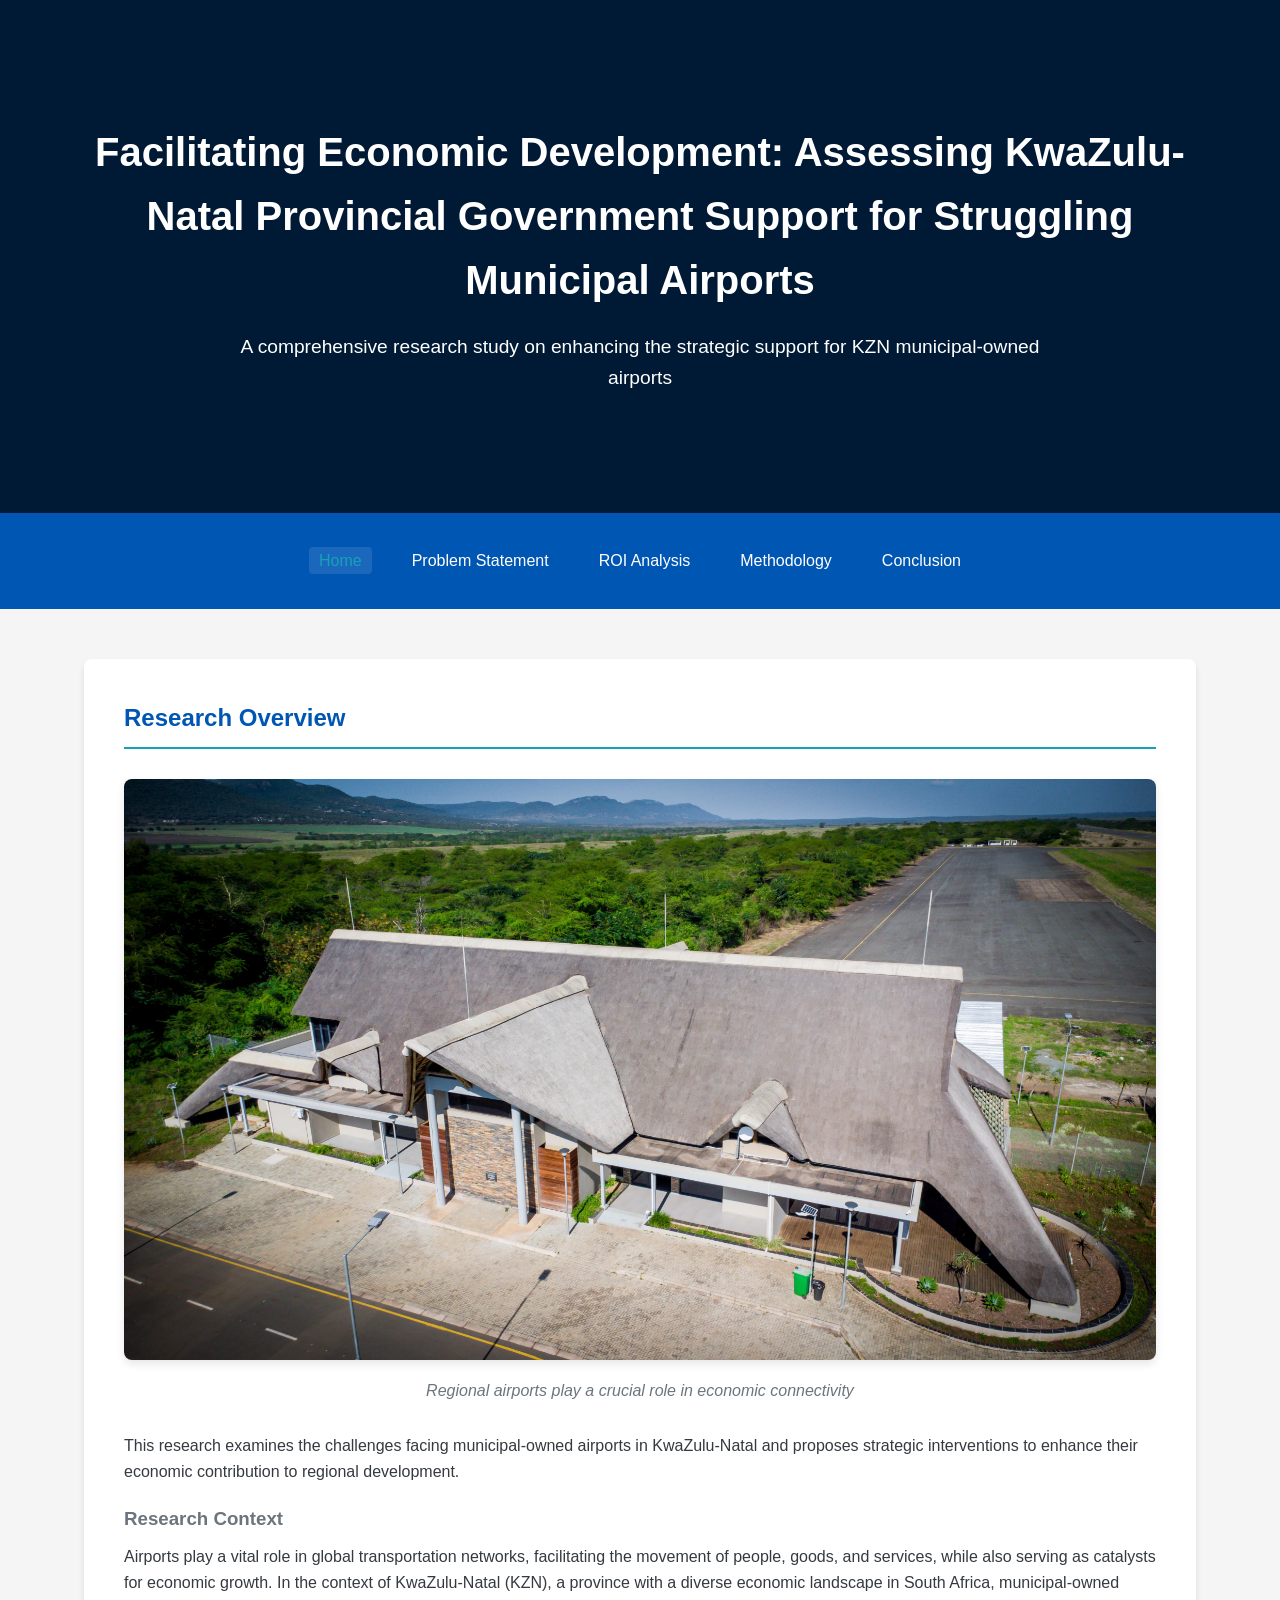
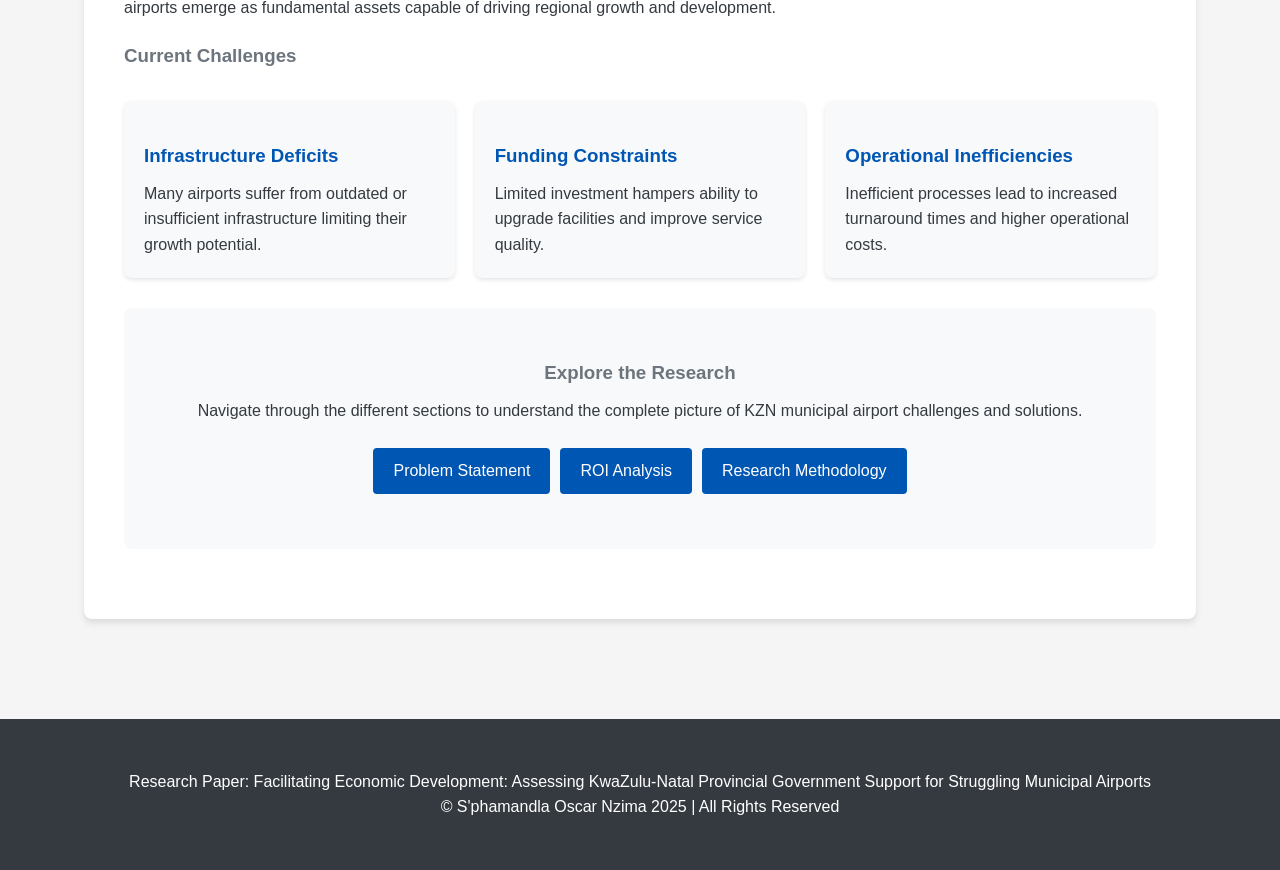
<file: index.html>
<!DOCTYPE html>
<html lang="en">
<head>
    <meta charset="UTF-8">
    <meta name="viewport" content="width=device-width, initial-scale=1.0">
    <title>KZN Municipal Airports Research - Home</title>
    <link rel="stylesheet" href="style.css">
</head>
<body>

    <header>
        <div class="container">
            <h1>Facilitating Economic Development: Assessing KwaZulu-Natal Provincial Government Support for Struggling Municipal Airports</h1>
            <p>A comprehensive research study on enhancing the strategic support for KZN municipal-owned airports</p>
        </div>
    </header>
    

    <nav>
        <div class="container">
            <ul>
                <li><a href="index.html" class="active">Home</a></li>
                <li><a href="problem.html">Problem Statement</a></li>
                <li><a href="roi.html">ROI Analysis</a></li>
                <li><a href="methodology.html">Methodology</a></li>
                <li><a href="conclusion.html">Conclusion</a></li>
            </ul>
        </div>
    </nav>
    

    <main class="container">
        <section id="introduction">
            <h2>Research Overview</h2>
            <div class="image-container">
                <img src="images/IMG-20250509-WA0046 (1).jpg">
                <p class="image-caption">Regional airports play a crucial role in economic connectivity</p>
            </div>
            
            <p>This research examines the challenges facing municipal-owned airports in KwaZulu-Natal and proposes strategic interventions to enhance their economic contribution to regional development.</p>
            
            <h3>Research Context</h3>
            <p>Airports play a vital role in global transportation networks, facilitating the movement of people, goods, and services, while also serving as catalysts for economic growth. In the context of KwaZulu-Natal (KZN), a province with a diverse economic landscape in South Africa, municipal-owned airports emerge as fundamental assets capable of driving regional growth and development.</p>
            
            <h3>Current Challenges</h3>
            <div class="card-container">
                <div class="card">
                    <h3>Infrastructure Deficits</h3>
                    <p>Many airports suffer from outdated or insufficient infrastructure limiting their growth potential.</p>
                </div>
                <div class="card">
                    <h3>Funding Constraints</h3>
                    <p>Limited investment hampers ability to upgrade facilities and improve service quality.</p>
                </div>
                <div class="card">
                    <h3>Operational Inefficiencies</h3>
                    <p>Inefficient processes lead to increased turnaround times and higher operational costs.</p>
                </div>
            </div>
            
            <div class="cta-container">
                <h3>Explore the Research</h3>
                <p>Navigate through the different sections to understand the complete picture of KZN municipal airport challenges and solutions.</p>
                <div class="button-group">
                    <a href="problem.html" class="btn">Problem Statement</a>
                    <a href="roi.html" class="btn">ROI Analysis</a>
                    <a href="methodology.html" class="btn">Research Methodology</a>
                </div>
            </div>
        </section>
    </main>
    
    <!-- Footer -->
    <footer>
        <div class="container">
            <p>Research Paper: Facilitating Economic Development: Assessing KwaZulu-Natal Provincial Government Support for Struggling Municipal Airports</p>
            <p>&copy; S'phamandla Oscar Nzima 2025 | All Rights Reserved</p>
        </div>
    </footer>
</body>
</html>
</file>
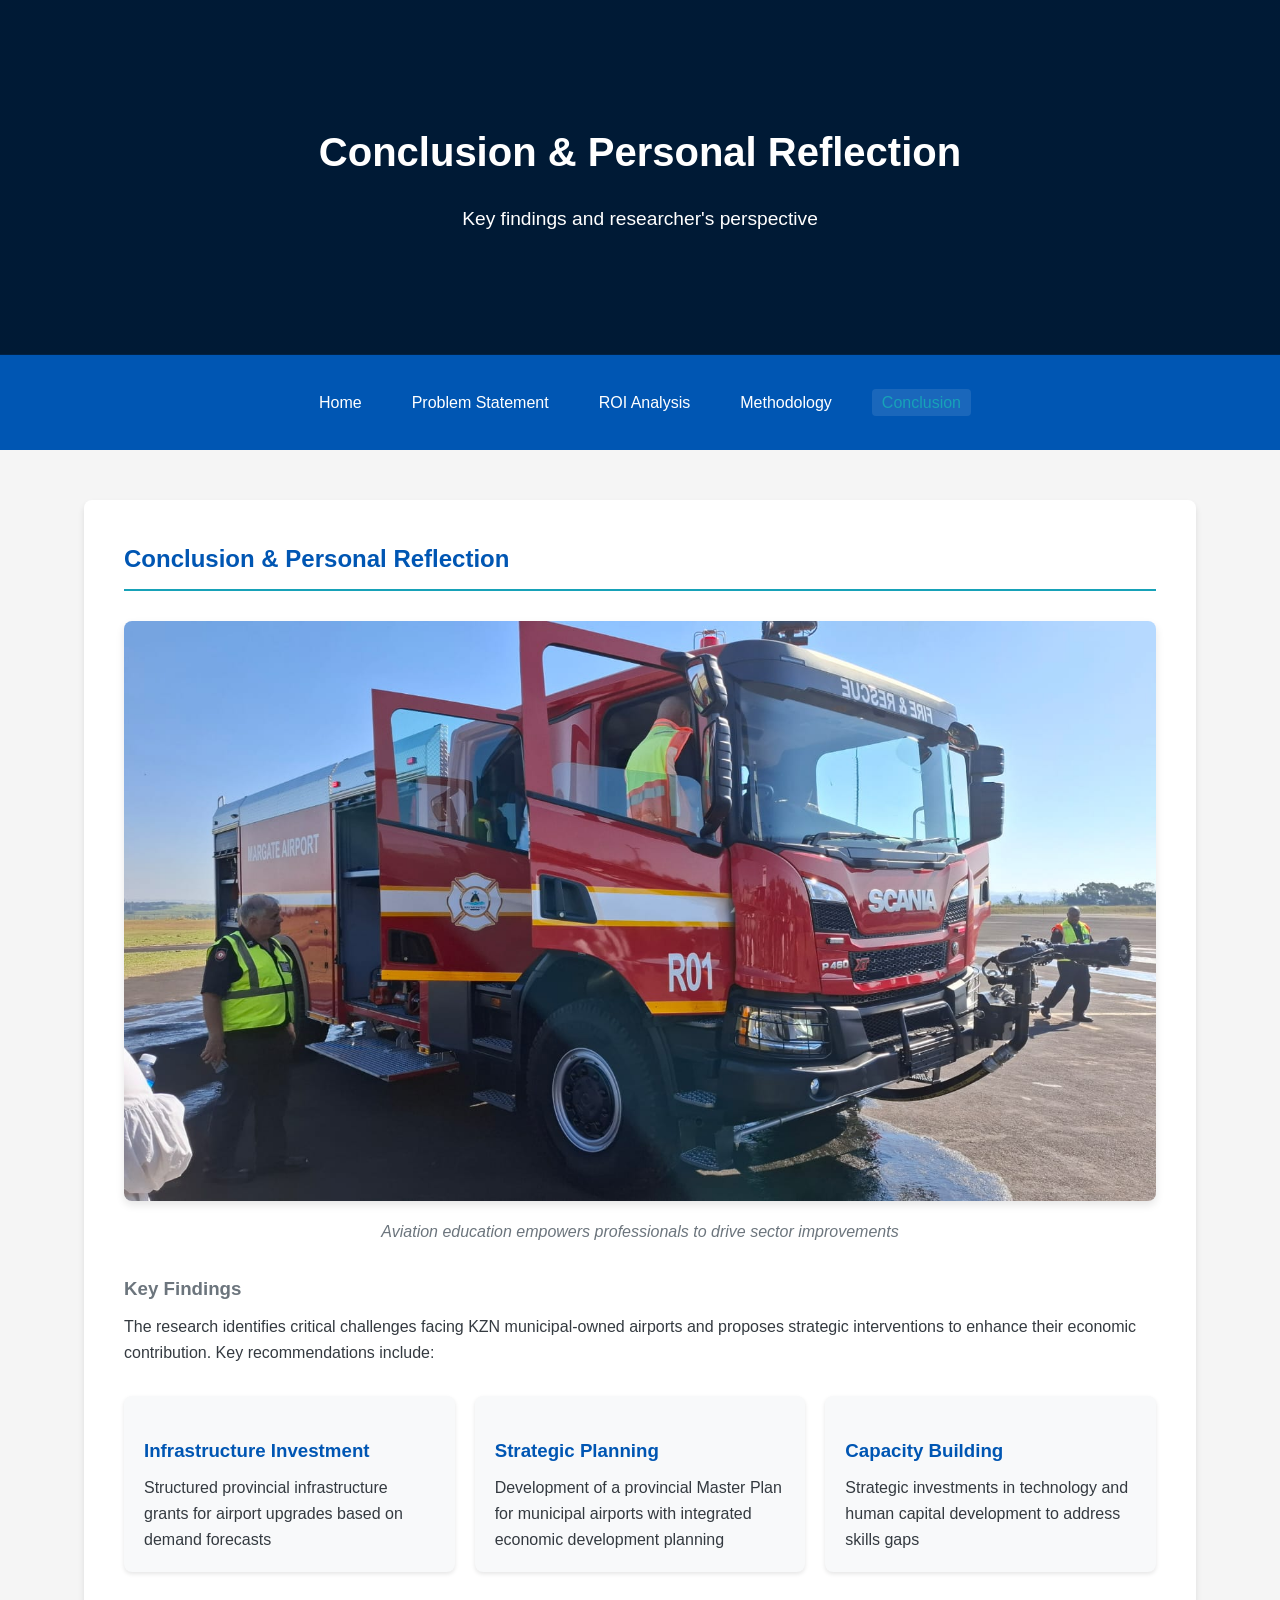
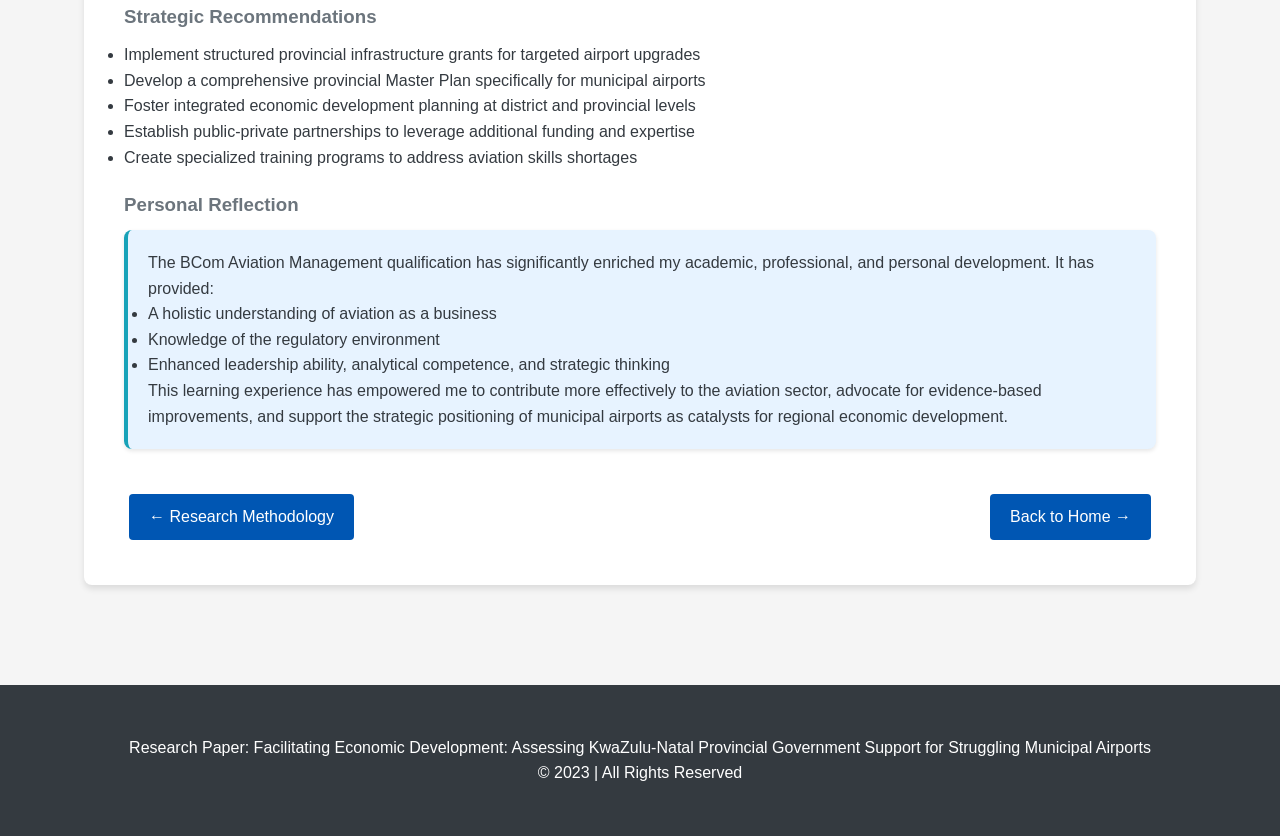
<file: conclusion.html>
<!DOCTYPE html>
<html lang="en">
<head>
    <meta charset="UTF-8">
    <meta name="viewport" content="width=device-width, initial-scale=1.0">
    <title>Conclusion - KZN Municipal Airports Research</title>
    <link rel="stylesheet" href="style.css">
</head>
<body>
    <!-- Header Section -->
    <header>
        <div class="container">
            <h1>Conclusion & Personal Reflection</h1>
            <p>Key findings and researcher's perspective</p>
        </div>
    </header>
    
    <!-- Navigation -->
    <nav>
        <div class="container">
            <ul>
                <li><a href="index.html">Home</a></li>
                <li><a href="problem.html">Problem Statement</a></li>
                <li><a href="roi.html">ROI Analysis</a></li>
                <li><a href="methodology.html">Methodology</a></li>
                <li><a href="conclusion.html" class="active">Conclusion</a></li>
            </ul>
        </div>
    </nav>
    
    <!-- Main Content -->
    <main class="container">
        <section id="conclusion">
            <h2>Conclusion & Personal Reflection</h2>
            <div class="image-container">
                <img src="images/IMG-20250619-WA0001.jpg">
                <p class="image-caption">Aviation education empowers professionals to drive sector improvements</p>
            </div>
            
            <h3>Key Findings</h3>
            <p>The research identifies critical challenges facing KZN municipal-owned airports and proposes strategic interventions to enhance their economic contribution. Key recommendations include:</p>
            <div class="card-container">
                <div class="card">
                    <h3>Infrastructure Investment</h3>
                    <p>Structured provincial infrastructure grants for airport upgrades based on demand forecasts</p>
                </div>
                <div class="card">
                    <h3>Strategic Planning</h3>
                    <p>Development of a provincial Master Plan for municipal airports with integrated economic development planning</p>
                </div>
                <div class="card">
                    <h3>Capacity Building</h3>
                    <p>Strategic investments in technology and human capital development to address skills gaps</p>
                </div>
            </div>
            
            <h3>Strategic Recommendations</h3>
            <ul>
                <li>Implement structured provincial infrastructure grants for targeted airport upgrades</li>
                <li>Develop a comprehensive provincial Master Plan specifically for municipal airports</li>
                <li>Foster integrated economic development planning at district and provincial levels</li>
                <li>Establish public-private partnerships to leverage additional funding and expertise</li>
                <li>Create specialized training programs to address aviation skills shortages</li>
            </ul>
            
            <h3>Personal Reflection</h3>
            <div class="card highlight">
                <p>The BCom Aviation Management qualification has significantly enriched my academic, professional, and personal development. It has provided:</p>
                <ul>
                    <li>A holistic understanding of aviation as a business</li>
                    <li>Knowledge of the regulatory environment</li>
                    <li>Enhanced leadership ability, analytical competence, and strategic thinking</li>
                </ul>
                <p>This learning experience has empowered me to contribute more effectively to the aviation sector, advocate for evidence-based improvements, and support the strategic positioning of municipal airports as catalysts for regional economic development.</p>
            </div>
            
            <div class="nav-buttons">
                <a href="methodology.html" class="btn">← Research Methodology</a>
                <a href="index.html" class="btn">Back to Home →</a>
            </div>
        </section>
    </main>
    
    <!-- Footer -->
    <footer>
        <div class="container">
            <p>Research Paper: Facilitating Economic Development: Assessing KwaZulu-Natal Provincial Government Support for Struggling Municipal Airports</p>
            <p>&copy; 2023 | All Rights Reserved</p>
        </div>
    </footer>
</body>
</html>
</file>
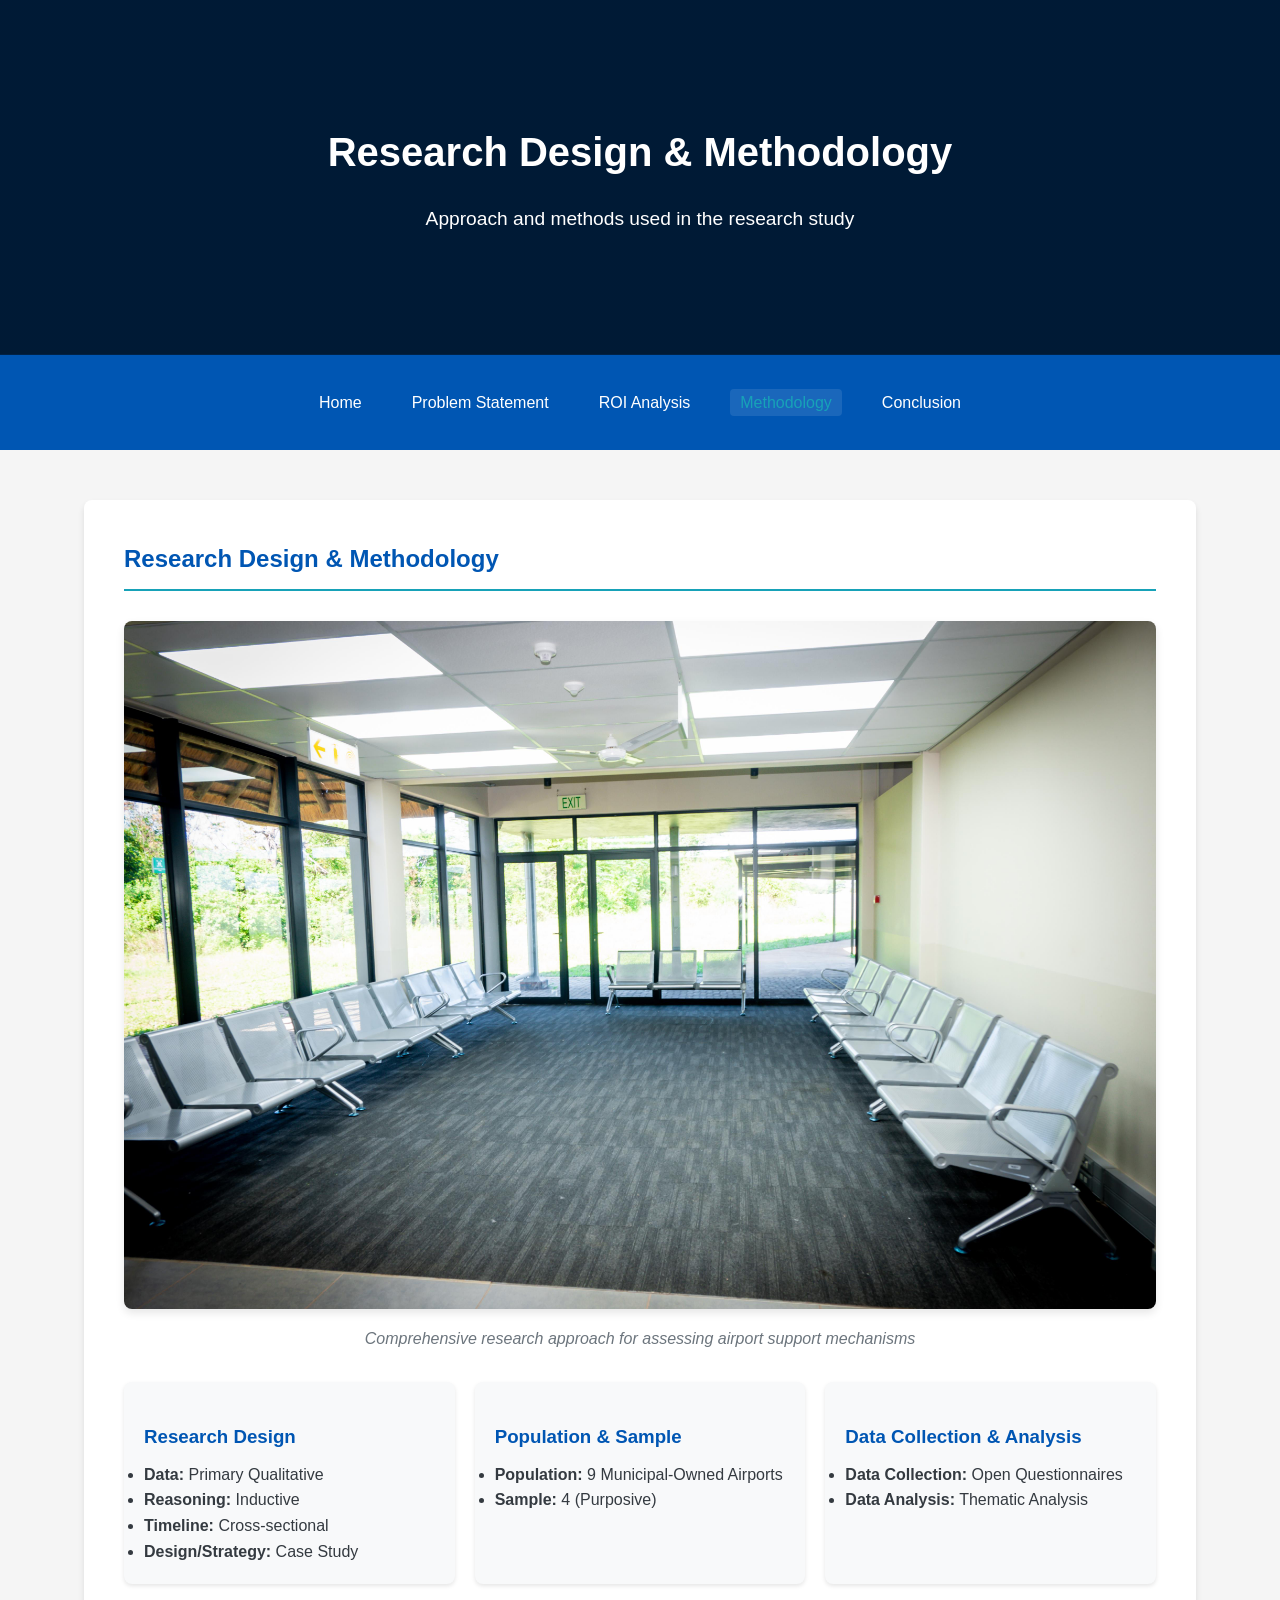
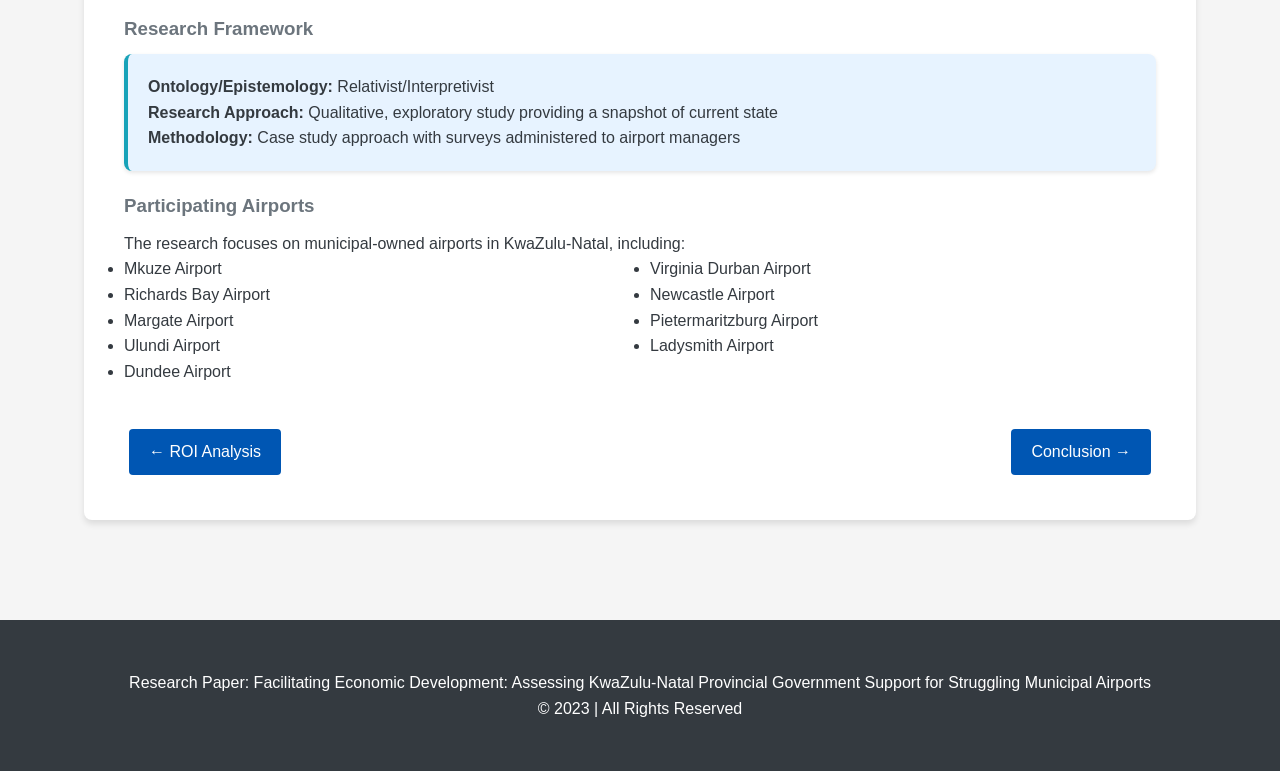
<file: methodology.html>
<!DOCTYPE html>
<html lang="en">
<head>
    <meta charset="UTF-8">
    <meta name="viewport" content="width=device-width, initial-scale=1.0">
    <title>Research Methodology - KZN Municipal Airports Research</title>
    <link rel="stylesheet" href="style.css">
</head>
<body>
    <!-- Header Section -->
    <header>
        <div class="container">
            <h1>Research Design & Methodology</h1>
            <p>Approach and methods used in the research study</p>
        </div>
    </header>
    
    <!-- Navigation -->
    <nav>
        <div class="container">
            <ul>
                <li><a href="index.html">Home</a></li>
                <li><a href="problem.html">Problem Statement</a></li>
                <li><a href="roi.html">ROI Analysis</a></li>
                <li><a href="methodology.html" class="active">Methodology</a></li>
                <li><a href="conclusion.html">Conclusion</a></li>
            </ul>
        </div>
    </nav>
    
    <!-- Main Content -->
    <main class="container">
        <section id="methodology">
            <h2>Research Design & Methodology</h2>
            <div class="image-container">
                <img src="images/IMG-20250509-WA0019.jpg">
                <p class="image-caption">Comprehensive research approach for assessing airport support mechanisms</p>
            </div>
            
            <div class="card-container">
                <div class="card">
                    <h3>Research Design</h3>
                    <ul>
                        <li><strong>Data:</strong> Primary Qualitative</li>
                        <li><strong>Reasoning:</strong> Inductive</li>
                        <li><strong>Timeline:</strong> Cross-sectional</li>
                        <li><strong>Design/Strategy:</strong> Case Study</li>
                    </ul>
                </div>
                <div class="card">
                    <h3>Population & Sample</h3>
                    <ul>
                        <li><strong>Population:</strong> 9 Municipal-Owned Airports</li>
                        <li><strong>Sample:</strong> 4 (Purposive)</li>
                    </ul>
                </div>
                <div class="card">
                    <h3>Data Collection & Analysis</h3>
                    <ul>
                        <li><strong>Data Collection:</strong> Open Questionnaires</li>
                        <li><strong>Data Analysis:</strong> Thematic Analysis</li>
                    </ul>
                </div>
            </div>
            
            <h3>Research Framework</h3>
            <div class="card highlight">
                <p><strong>Ontology/Epistemology:</strong> Relativist/Interpretivist</p>
                <p><strong>Research Approach:</strong> Qualitative, exploratory study providing a snapshot of current state</p>
                <p><strong>Methodology:</strong> Case study approach with surveys administered to airport managers</p>
            </div>
            
            <h3>Participating Airports</h3>
            <p>The research focuses on municipal-owned airports in KwaZulu-Natal, including:</p>
            <div class="two-column-list">
                <ul>
                    <li>Mkuze Airport</li>
                    <li>Richards Bay Airport</li>
                    <li>Margate Airport</li>
                    <li>Ulundi Airport</li>
                    <li>Dundee Airport</li>
                </ul>
                <ul>
                    <li>Virginia Durban Airport</li>
                    <li>Newcastle Airport</li>
                    <li>Pietermaritzburg Airport</li>
                    <li>Ladysmith Airport</li>
                </ul>
            </div>
            
            <div class="nav-buttons">
                <a href="roi.html" class="btn">← ROI Analysis</a>
                <a href="conclusion.html" class="btn">Conclusion →</a>
            </div>
        </section>
    </main>
    
    <!-- Footer -->
    <footer>
        <div class="container">
            <p>Research Paper: Facilitating Economic Development: Assessing KwaZulu-Natal Provincial Government Support for Struggling Municipal Airports</p>
            <p>&copy; 2023 | All Rights Reserved</p>
        </div>
    </footer>
</body>
</html>
</file>
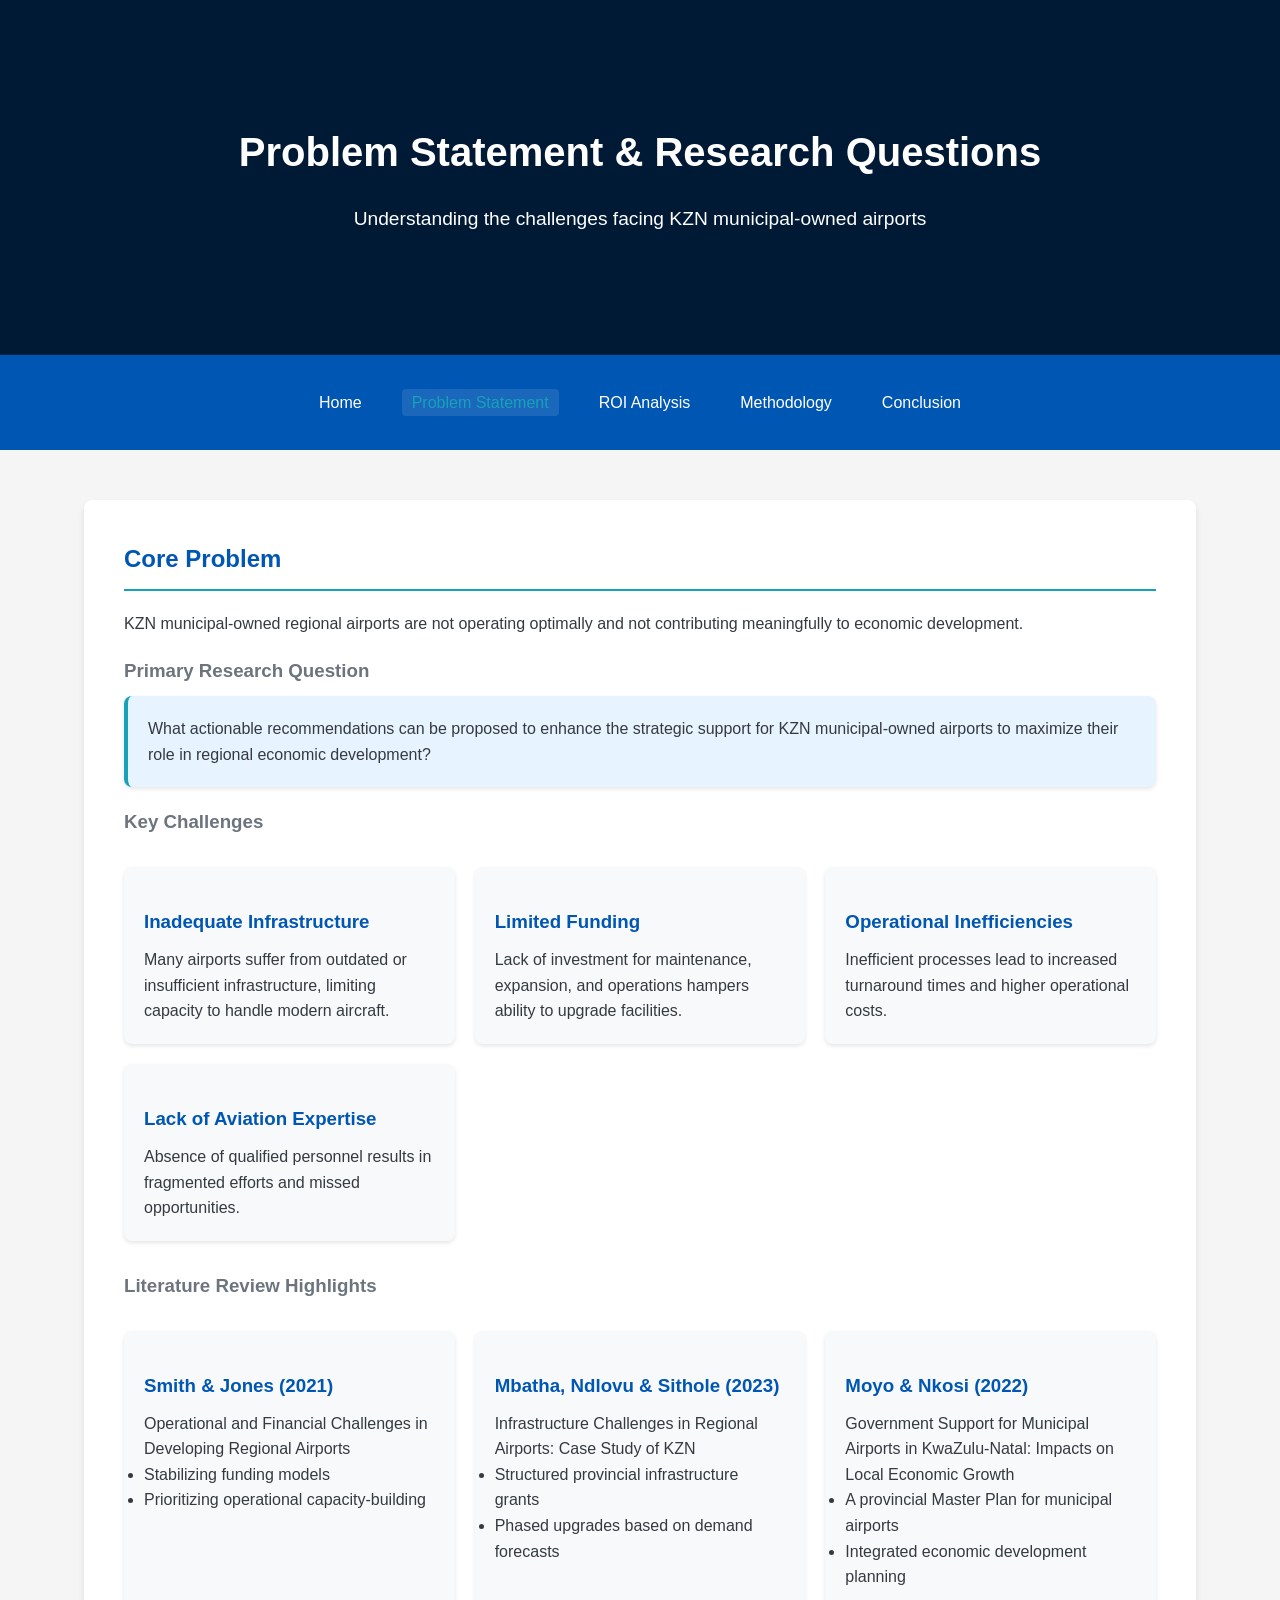
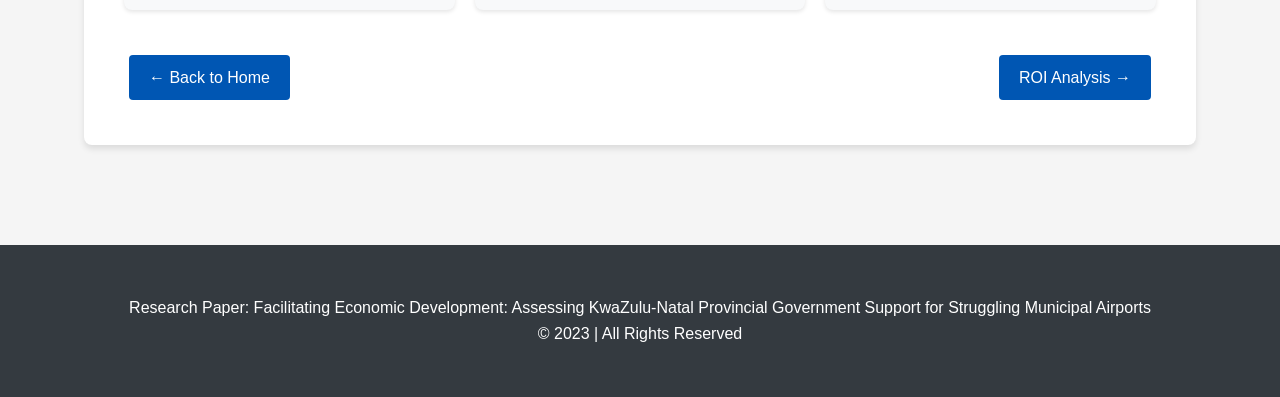
<file: problem.html>
<!DOCTYPE html>
<html lang="en">
<head>
    <meta charset="UTF-8">
    <meta name="viewport" content="width=device-width, initial-scale=1.0">
    <title>Problem Statement - KZN Municipal Airports Research</title>
    <link rel="stylesheet" href="style.css">
</head>
<body>
    <!-- Header Section -->
    <header>
        <div class="container">
            <h1>Problem Statement & Research Questions</h1>
            <p>Understanding the challenges facing KZN municipal-owned airports</p>
        </div>
    </header>
    
    <!-- Navigation -->
    <nav>
        <div class="container">
            <ul>
                <li><a href="index.html">Home</a></li>
                <li><a href="problem.html" class="active">Problem Statement</a></li>
                <li><a href="roi.html">ROI Analysis</a></li>
                <li><a href="methodology.html">Methodology</a></li>
                <li><a href="conclusion.html">Conclusion</a></li>
            </ul>
        </div>
    </nav>
    
    <!-- Main Content -->
    <main class="container">
        <section id="problem">
            <h2>Core Problem</h2>
            <p>KZN municipal-owned regional airports are not operating optimally and not contributing meaningfully to economic development.</p>
            
            <h3>Primary Research Question</h3>
            <div class="card highlight">
                <p>What actionable recommendations can be proposed to enhance the strategic support for KZN municipal-owned airports to maximize their role in regional economic development?</p>
            </div>
            
            <h3>Key Challenges</h3>
            <div class="card-container">
                <div class="card">
                    <h3>Inadequate Infrastructure</h3>
                    <p>Many airports suffer from outdated or insufficient infrastructure, limiting capacity to handle modern aircraft.</p>
                </div>
                <div class="card">
                    <h3>Limited Funding</h3>
                    <p>Lack of investment for maintenance, expansion, and operations hampers ability to upgrade facilities.</p>
                </div>
                <div class="card">
                    <h3>Operational Inefficiencies</h3>
                    <p>Inefficient processes lead to increased turnaround times and higher operational costs.</p>
                </div>
                <div class="card">
                    <h3>Lack of Aviation Expertise</h3>
                    <p>Absence of qualified personnel results in fragmented efforts and missed opportunities.</p>
                </div>
            </div>
            
            <h3>Literature Review Highlights</h3>
            <div class="card-container">
                <div class="card">
                    <h3>Smith & Jones (2021)</h3>
                    <p>Operational and Financial Challenges in Developing Regional Airports</p>
                    <ul>
                        <li>Stabilizing funding models</li>
                        <li>Prioritizing operational capacity-building</li>
                    </ul>
                </div>
                <div class="card">
                    <h3>Mbatha, Ndlovu & Sithole (2023)</h3>
                    <p>Infrastructure Challenges in Regional Airports: Case Study of KZN</p>
                    <ul>
                        <li>Structured provincial infrastructure grants</li>
                        <li>Phased upgrades based on demand forecasts</li>
                    </ul>
                </div>
                <div class="card">
                    <h3>Moyo & Nkosi (2022)</h3>
                    <p>Government Support for Municipal Airports in KwaZulu-Natal: Impacts on Local Economic Growth</p>
                    <ul>
                        <li>A provincial Master Plan for municipal airports</li>
                        <li>Integrated economic development planning</li>
                    </ul>
                </div>
            </div>
            
            <div class="nav-buttons">
                <a href="index.html" class="btn">← Back to Home</a>
                <a href="roi.html" class="btn">ROI Analysis →</a>
            </div>
        </section>
    </main>
    
    <!-- Footer -->
    <footer>
        <div class="container">
            <p>Research Paper: Facilitating Economic Development: Assessing KwaZulu-Natal Provincial Government Support for Struggling Municipal Airports</p>
            <p>&copy; 2023 | All Rights Reserved</p>
        </div>
    </footer>
</body>
</html>
</file>
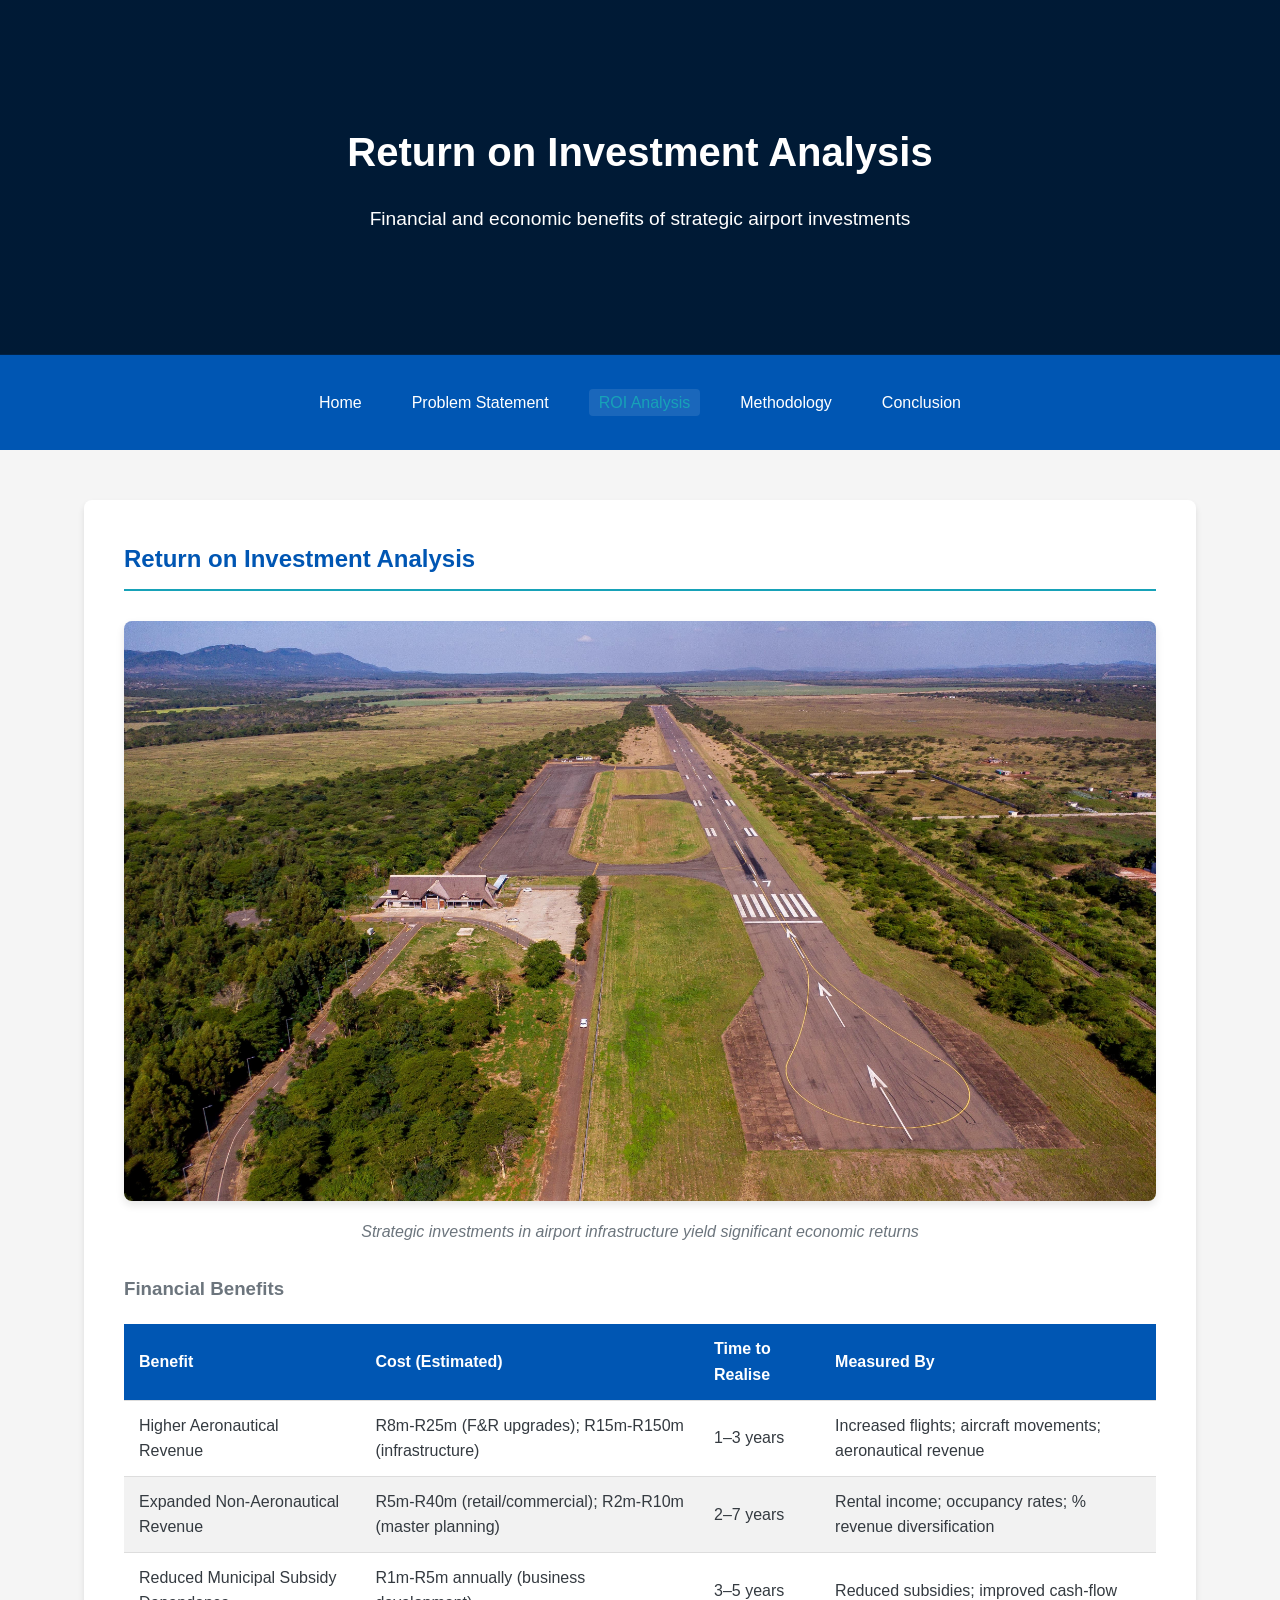
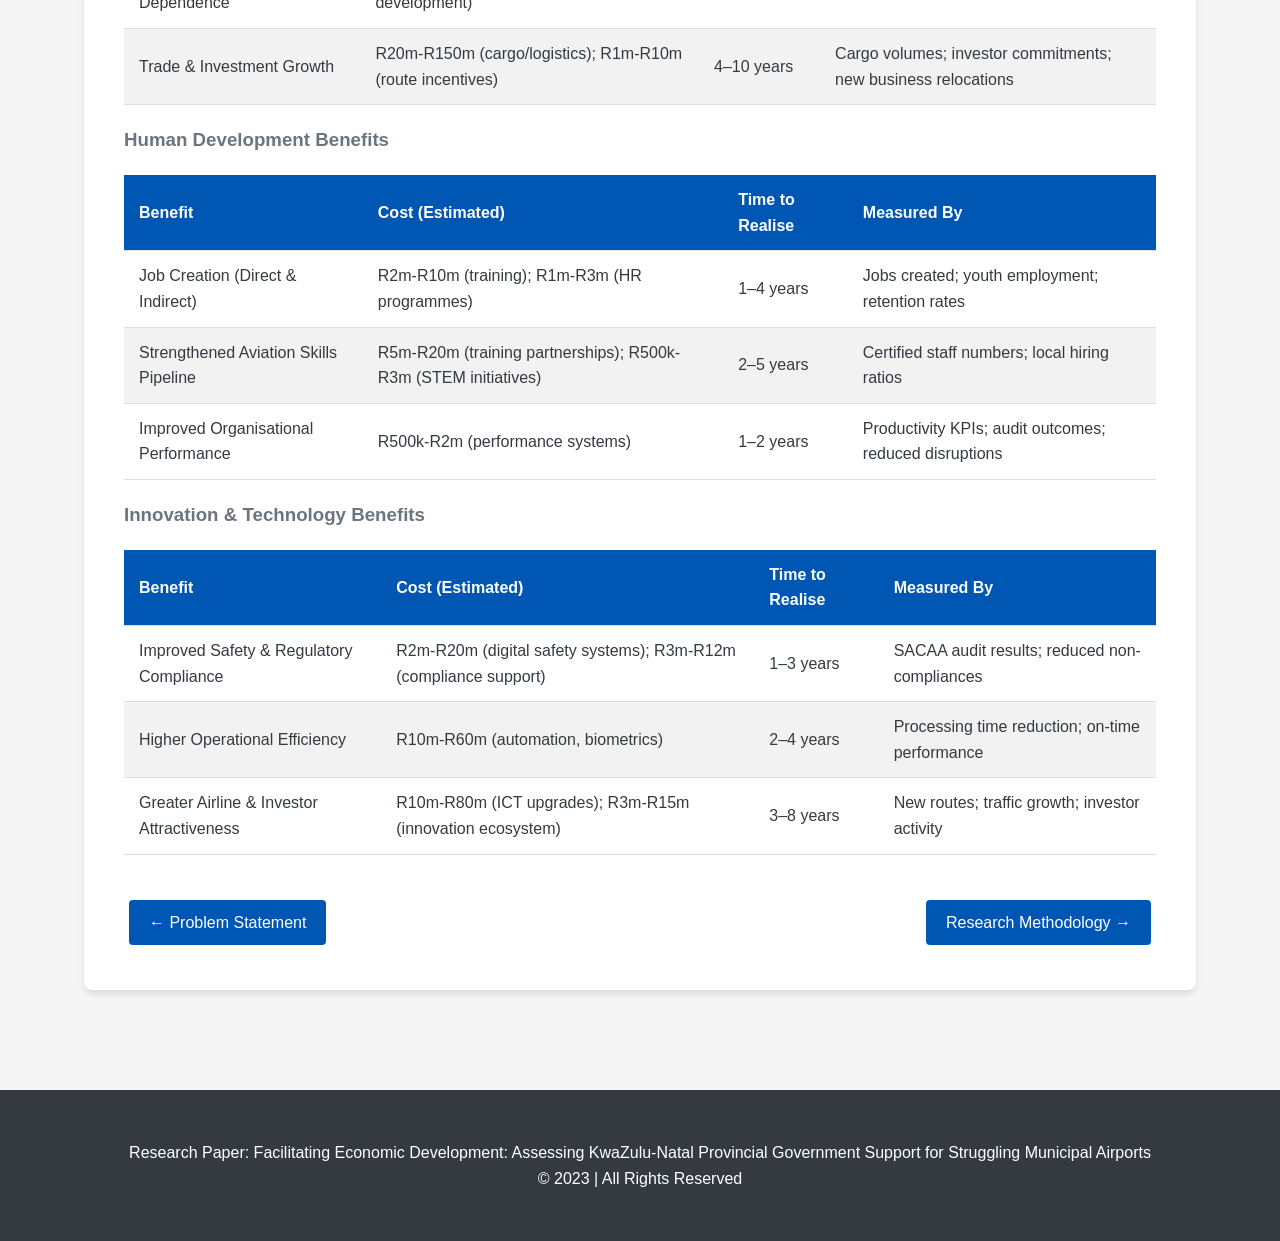
<file: roi.html>
<!DOCTYPE html>
<html lang="en">
<head>
    <meta charset="UTF-8">
    <meta name="viewport" content="width=device-width, initial-scale=1.0">
    <title>ROI Analysis - KZN Municipal Airports Research</title>
    <link rel="stylesheet" href="style.css">
</head>
<body>
    <!-- Header Section -->
    <header>
        <div class="container">
            <h1>Return on Investment Analysis</h1>
            <p>Financial and economic benefits of strategic airport investments</p>
        </div>
    </header>
    
    <!-- Navigation -->
    <nav>
        <div class="container">
            <ul>
                <li><a href="index.html">Home</a></li>
                <li><a href="problem.html">Problem Statement</a></li>
                <li><a href="roi.html" class="active">ROI Analysis</a></li>
                <li><a href="methodology.html">Methodology</a></li>
                <li><a href="conclusion.html">Conclusion</a></li>
            </ul>
        </div>
    </nav>
    
    <!-- Main Content -->
    <main class="container">
        <section id="roi">
            <h2>Return on Investment Analysis</h2>
            <div class="image-container">
                <img src="images/IMG-20250509-WA0050.jpg">
                <p class="image-caption">Strategic investments in airport infrastructure yield significant economic returns</p>
            </div>
            
            <h3>Financial Benefits</h3>
            <table>
                <thead>
                    <tr>
                        <th>Benefit</th>
                        <th>Cost (Estimated)</th>
                        <th>Time to Realise</th>
                        <th>Measured By</th>
                    </tr>
                </thead>
                <tbody>
                    <tr>
                        <td>Higher Aeronautical Revenue</td>
                        <td>R8m-R25m (F&R upgrades); R15m-R150m (infrastructure)</td>
                        <td>1–3 years</td>
                        <td>Increased flights; aircraft movements; aeronautical revenue</td>
                    </tr>
                    <tr>
                        <td>Expanded Non-Aeronautical Revenue</td>
                        <td>R5m-R40m (retail/commercial); R2m-R10m (master planning)</td>
                        <td>2–7 years</td>
                        <td>Rental income; occupancy rates; % revenue diversification</td>
                    </tr>
                    <tr>
                        <td>Reduced Municipal Subsidy Dependence</td>
                        <td>R1m-R5m annually (business development)</td>
                        <td>3–5 years</td>
                        <td>Reduced subsidies; improved cash-flow</td>
                    </tr>
                    <tr>
                        <td>Trade & Investment Growth</td>
                        <td>R20m-R150m (cargo/logistics); R1m-R10m (route incentives)</td>
                        <td>4–10 years</td>
                        <td>Cargo volumes; investor commitments; new business relocations</td>
                    </tr>
                </tbody>
            </table>
            
            <h3>Human Development Benefits</h3>
            <table>
                <thead>
                    <tr>
                        <th>Benefit</th>
                        <th>Cost (Estimated)</th>
                        <th>Time to Realise</th>
                        <th>Measured By</th>
                    </tr>
                </thead>
                <tbody>
                    <tr>
                        <td>Job Creation (Direct & Indirect)</td>
                        <td>R2m-R10m (training); R1m-R3m (HR programmes)</td>
                        <td>1–4 years</td>
                        <td>Jobs created; youth employment; retention rates</td>
                    </tr>
                    <tr>
                        <td>Strengthened Aviation Skills Pipeline</td>
                        <td>R5m-R20m (training partnerships); R500k-R3m (STEM initiatives)</td>
                        <td>2–5 years</td>
                        <td>Certified staff numbers; local hiring ratios</td>
                    </tr>
                    <tr>
                        <td>Improved Organisational Performance</td>
                        <td>R500k-R2m (performance systems)</td>
                        <td>1–2 years</td>
                        <td>Productivity KPIs; audit outcomes; reduced disruptions</td>
                    </tr>
                </tbody>
            </table>
            
            <h3>Innovation & Technology Benefits</h3>
            <table>
                <thead>
                    <tr>
                        <th>Benefit</th>
                        <th>Cost (Estimated)</th>
                        <th>Time to Realise</th>
                        <th>Measured By</th>
                    </tr>
                </thead>
                <tbody>
                    <tr>
                        <td>Improved Safety & Regulatory Compliance</td>
                        <td>R2m-R20m (digital safety systems); R3m-R12m (compliance support)</td>
                        <td>1–3 years</td>
                        <td>SACAA audit results; reduced non-compliances</td>
                    </tr>
                    <tr>
                        <td>Higher Operational Efficiency</td>
                        <td>R10m-R60m (automation, biometrics)</td>
                        <td>2–4 years</td>
                        <td>Processing time reduction; on-time performance</td>
                    </tr>
                    <tr>
                        <td>Greater Airline & Investor Attractiveness</td>
                        <td>R10m-R80m (ICT upgrades); R3m-R15m (innovation ecosystem)</td>
                        <td>3–8 years</td>
                        <td>New routes; traffic growth; investor activity</td>
                    </tr>
                </tbody>
            </table>
            
            <div class="nav-buttons">
                <a href="problem.html" class="btn">← Problem Statement</a>
                <a href="methodology.html" class="btn">Research Methodology →</a>
            </div>
        </section>
    </main>
    
    <!-- Footer -->
    <footer>
        <div class="container">
            <p>Research Paper: Facilitating Economic Development: Assessing KwaZulu-Natal Provincial Government Support for Struggling Municipal Airports</p>
            <p>&copy; 2023 | All Rights Reserved</p>
        </div>
    </footer>
</body>
</html>
</file>
<file: style.css>
/* Global Styles */
:root {
    --primary: #0056b3;
    --secondary: #6c757d;
    --light: #f8f9fa;
    --dark: #343a40;
    --accent: #17a2b8;
}

* {
    margin: 0;
    padding: 0;
    box-sizing: border-box;
    font-family: 'Segoe UI', Tahoma, Geneva, Verdana, sans-serif;
}

body {
    line-height: 1.6;
    color: var(--dark);
    background-color: #f5f5f5;
}

.container {
    width: 90%;
    max-width: 1200px;
    margin: 0 auto;
    padding: 20px;
}

/* Header Styles */
header {
    background: linear-gradient(rgba(0, 0, 0, 0.7), rgba(0, 0, 0, 0.7)), 
                #0056b3;
    background-size: cover;
    background-position: center;
    color: white;
    padding: 100px 0;
    text-align: center;
}

header h1 {
    font-size: 2.5rem;
    margin-bottom: 20px;
}

header p {
    font-size: 1.2rem;
    max-width: 800px;
    margin: 0 auto;
}

/* Navigation */
nav {
    background-color: var(--primary);
    position: sticky;
    top: 0;
    z-index: 100;
}

nav ul {
    display: flex;
    justify-content: center;
    list-style: none;
    padding: 15px 0;
}

nav li {
    margin: 0 15px;
}

nav a {
    color: white;
    text-decoration: none;
    font-weight: 500;
    transition: color 0.3s;
    padding: 5px 10px;
    border-radius: 4px;
}

nav a:hover, nav a.active {
    color: var(--accent);
    background-color: rgba(255, 255, 255, 0.1);
}

/* Section Styles */
section {
    background-color: white;
    margin: 30px 0;
    padding: 40px;
    border-radius: 8px;
    box-shadow: 0 4px 6px rgba(0, 0, 0, 0.1);
}

section h2 {
    color: var(--primary);
    margin-bottom: 20px;
    padding-bottom: 10px;
    border-bottom: 2px solid var(--accent);
}

section h3 {
    color: var(--secondary);
    margin: 20px 0 10px;
}

/* Table Styles */
table {
    width: 100%;
    border-collapse: collapse;
    margin: 20px 0;
}

table th, table td {
    padding: 12px 15px;
    text-align: left;
    border-bottom: 1px solid #ddd;
}

table th {
    background-color: var(--primary);
    color: white;
}

table tr:nth-child(even) {
    background-color: #f2f2f2;
}

/* Card Styles */
.card-container {
    display: grid;
    grid-template-columns: repeat(auto-fill, minmax(300px, 1fr));
    gap: 20px;
    margin: 30px 0;
}

.card {
    background-color: var(--light);
    border-radius: 8px;
    padding: 20px;
    box-shadow: 0 2px 4px rgba(0, 0, 0, 0.1);
    transition: transform 0.3s;
}

.card:hover {
    transform: translateY(-5px);
}

.card h3 {
    color: var(--primary);
    margin-bottom: 10px;
}

.card.highlight {
    background-color: #e7f3ff;
    border-left: 4px solid var(--accent);
}

/* Image Styles */
.image-container {
    margin: 30px 0;
    text-align: center;
}

.image-container img {
    max-width: 100%;
    height: auto;
    border-radius: 8px;
    box-shadow: 0 4px 8px rgba(0, 0, 0, 0.1);
}

.image-caption {
    font-style: italic;
    margin-top: 10px;
    color: var(--secondary);
}

/* Custom Image Placeholders */
.image-placeholder {
    width: 100%;
    height: 300px;
    background-color: #e9ecef;
    border-radius: 8px;
    display: flex;
    align-items: center;
    justify-content: center;
    color: var(--secondary);
    font-weight: bold;
    margin-bottom: 15px;
}

/* Button Styles */
.btn {
    display: inline-block;
    background-color: var(--primary);
    color: white;
    padding: 10px 20px;
    border-radius: 4px;
    text-decoration: none;
    font-weight: 500;
    transition: background-color 0.3s;
    margin: 5px;
}

.btn:hover {
    background-color: #004494;
}

.button-group {
    display: flex;
    flex-wrap: wrap;
    justify-content: center;
    margin: 20px 0;
}

.nav-buttons {
    display: flex;
    justify-content: space-between;
    margin-top: 40px;
}

/* Two Column List */
.two-column-list {
    display: grid;
    grid-template-columns: 1fr 1fr;
    gap: 20px;
}

/* CTA Container */
.cta-container {
    text-align: center;
    padding: 30px;
    background-color: var(--light);
    border-radius: 8px;
    margin: 30px 0;
}

/* Footer */
footer {
    background-color: var(--dark);
    color: white;
    text-align: center;
    padding: 30px 0;
    margin-top: 50px;
}

/* Responsive */
@media (max-width: 768px) {
    nav ul {
        flex-direction: column;
        align-items: center;
    }
    
    nav li {
        margin: 10px 0;
    }
    
    header h1 {
        font-size: 2rem;
    }
    
    section {
        padding: 20px;
    }
    
    .card-container {
        grid-template-columns: 1fr;
    }
    
    .two-column-list {
        grid-template-columns: 1fr;
    }
    
    .nav-buttons {
        flex-direction: column;
        align-items: center;
    }
    
    .nav-buttons .btn {
        margin-bottom: 10px;
        width: 100%;
        text-align: center;
    }
}
</file>
